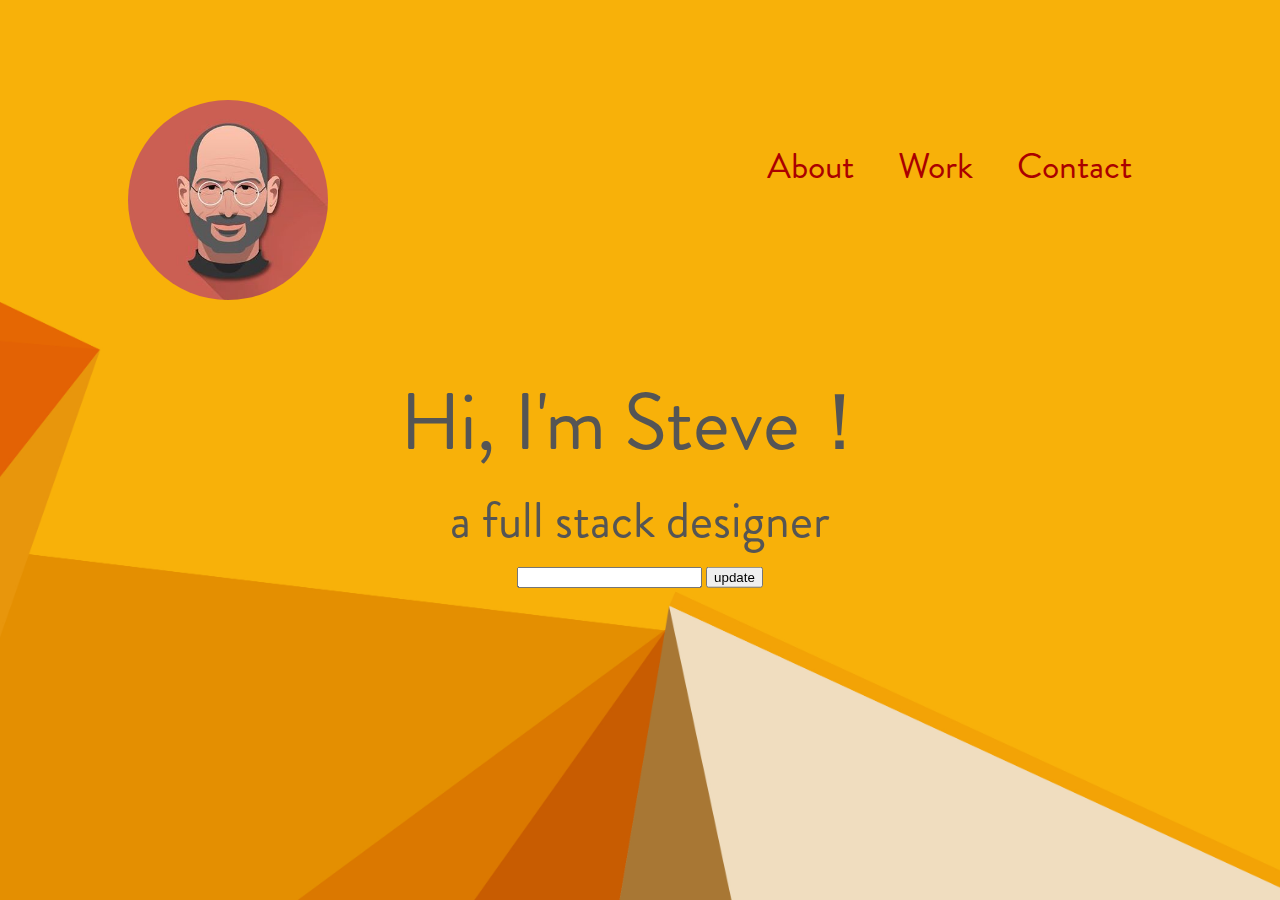
<file: index.html>
<!DOCTYPE html>
<html>
<head>
	<title>My Portfolio</title>
	<link rel="stylesheet" type="text/css" href="css/style.css">
</head>
<body>
	<!-- <img src="img/background.jpg"> -->
	<nav class="container">
		<img class="profile-image" src="img/profile.jpg">
		<ul>
			<li><a href="index.html" target="_blank">About</a></li>
			<li><a href="work.html">Work</a></li>
			<li><a href="contact.html">Contact</a></li>
		</ul>
	</nav>

	<div class="center-text">

	<h1> Hi, I'm <span id='home-name'>Steve</span>！</h1>
	<p> a full stack designer</p>
	<input type="text" name="myname" id='name-input'>
	<button id='submit-button'>update</button>

	</div>
	<script type="text/javascript" src="js/jquery-3.1.1.min.js"></script>
	<script type="text/javascript">
	$('#submit-button').click (function (){
		$("#error-message").remove();

		var newName = $('#name-input').val();
		console.log (newName);
		
		if (newName !='') {

			$('#home-name').text(newName);
			$('#name-input').val(''); 			
	} else {
		$('#submit-button').after('<p class="error-message" id="error-message">please validate your input!<p>')
	}

	})
		


	</script>
	
</body>
</html>
</file>
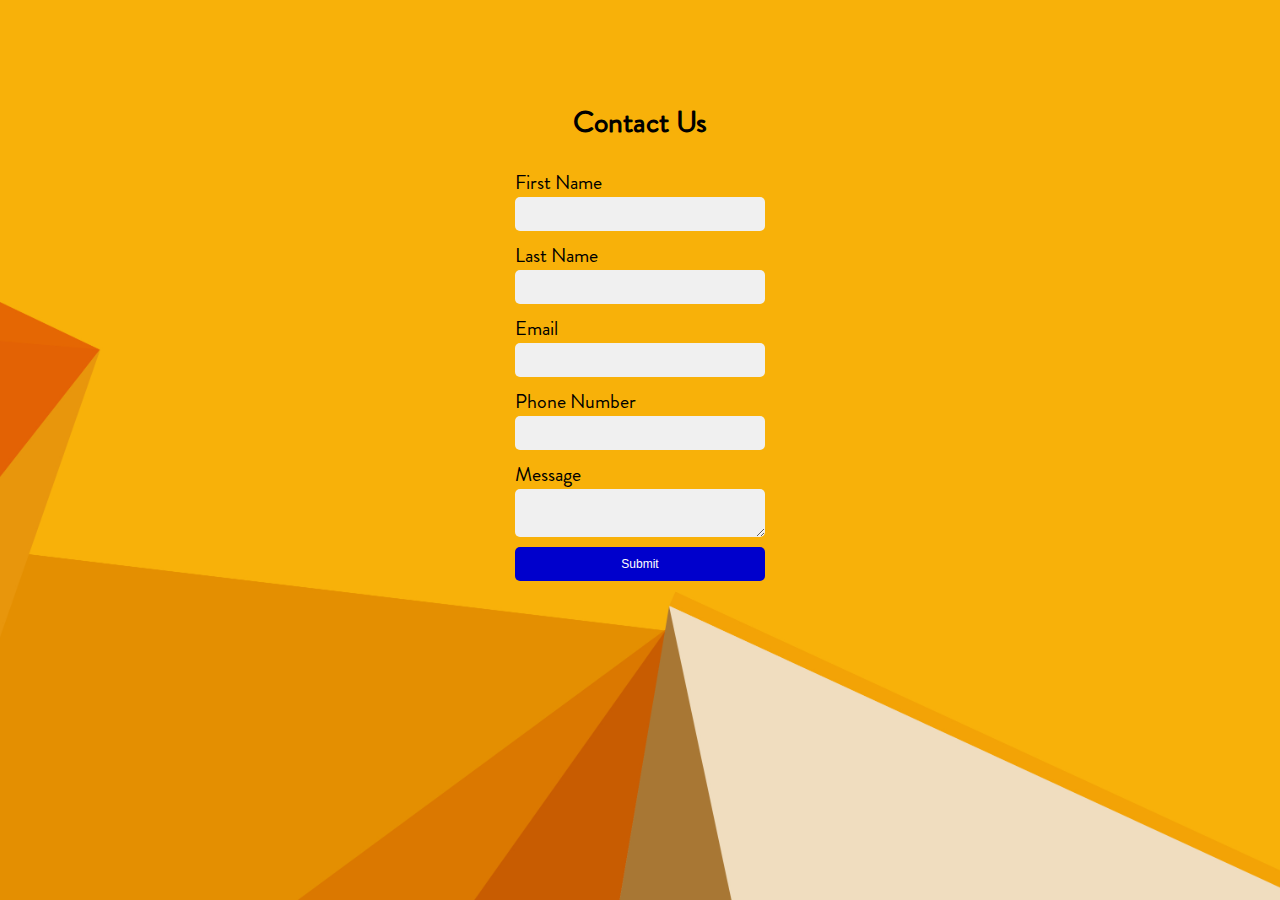
<file: contact.html>
<!DOCTYPE html>
<html>
<head>
	<title>My Portfolio</title>
	<link rel="stylesheet" type="text/css" href="css/style.css">
</head>
<body>
	<div class="container">
		
	<h2>Contact Us</h2>

	<form class="contact-form">
		
		<label>First Name</label>
		<input type="text" name="first_name">
		<label>Last Name</label>
		<input type="text" name="last_name">
		<label>Email</label>
		<input type="email" name="email">
		<label>Phone Number</label>
		<input type="tel" name="phone">
		<label>Message</label>
		<textarea></textarea>
		
	<input type="button" Value="Submit" class="submit-button" >

	</form>
	

	</div>
</body>
</html>
</file>
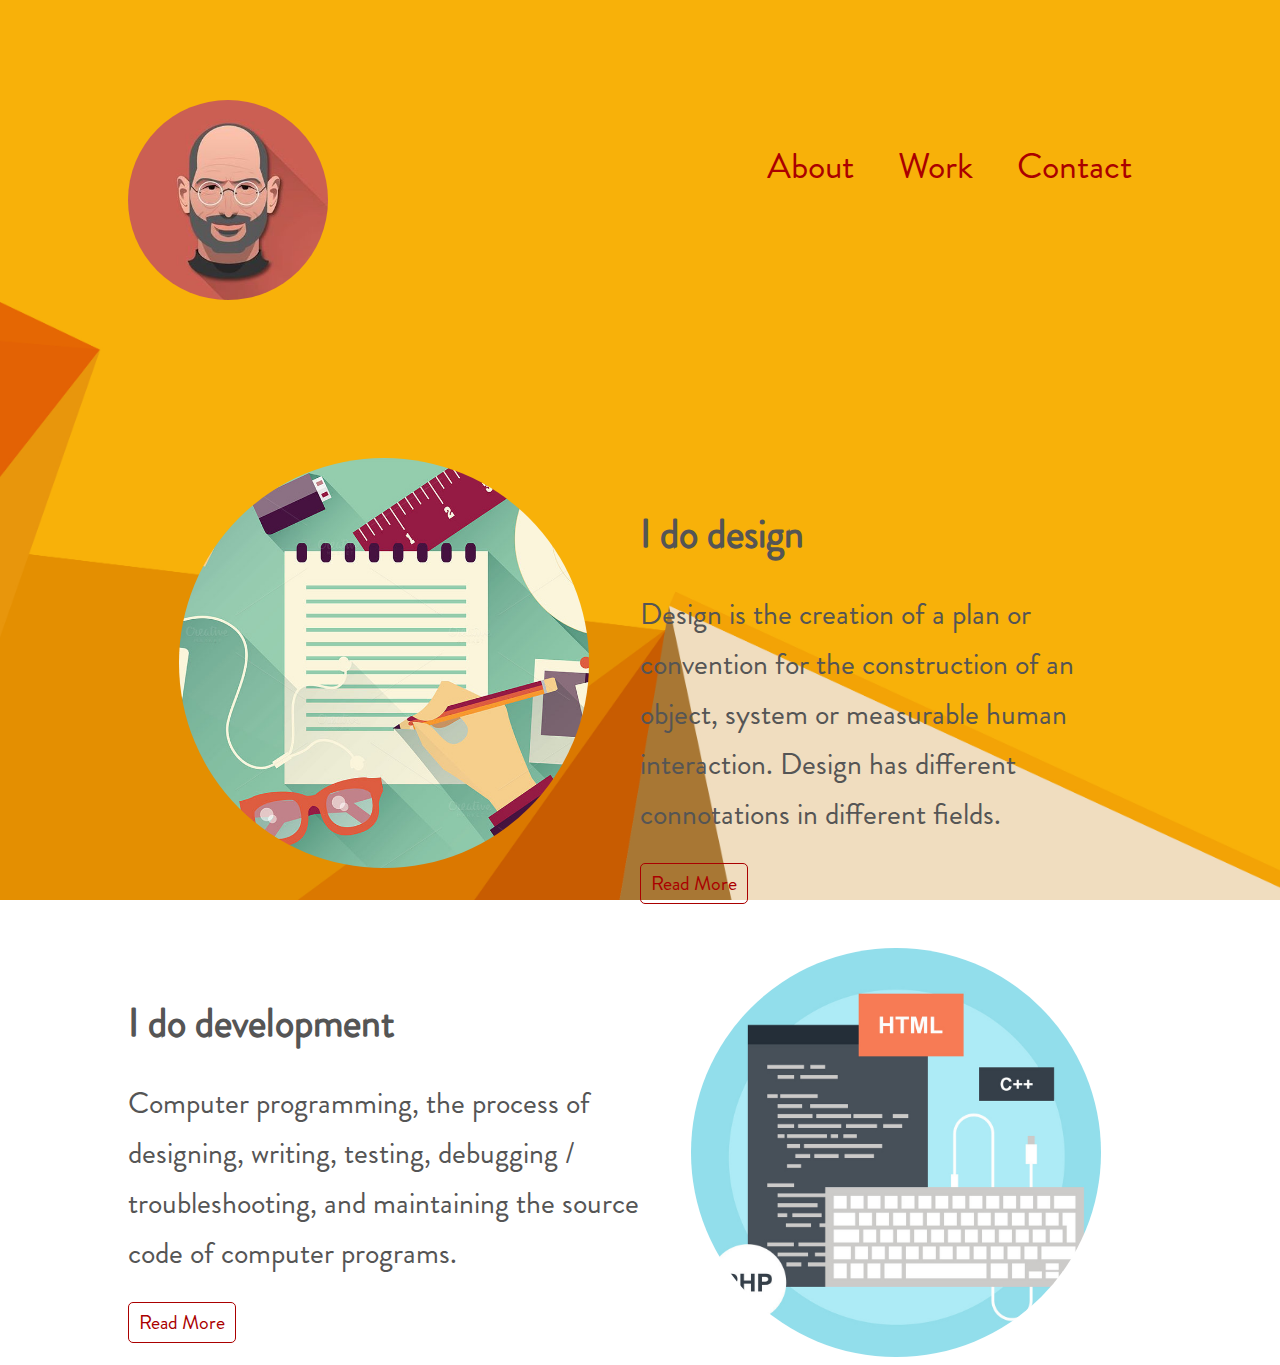
<file: work.html>
<!DOCTYPE html>
<html>
<head>
	<title>My Portfolio</title>
	<link rel="stylesheet" type="text/css" href="css/style.css">
</head>
<body>
	<nav class="container">
		<img class="profile-image" src="img/profile.jpg">
		<ul>
			<li><a href="index.html" >About</a></li>
			<li><a href="work.html">Work</a></li>
			<li><a href="contact.html">Contact</a></li>
		</ul>
	</nav>

	<div class="container">

	<!-- first row -->
	<div class="row">

		<div class = "image-wrapper left">
			<img src="img/design.jpg">
		</div><div class="content right">
			<h1>I do design</h1>
			<p>Design is the creation of a plan or convention for the construction of an object, system or measurable human interaction. Design has different connotations in different fields.</p>
			<a class="read-button" href="#">Read More</a>

		</div>
	<div class="clearfloat"></div>

	</div>
	<!-- second row -->

	<div class="row">
		
		<div class = "image-wrapper right">
			<img src="img/development.jpg">
		</div><div class="content left">
			<h1>I do development</h1>
			<p>Computer programming, the process of designing, writing, testing, debugging / troubleshooting, and maintaining the source code of computer programs.</p>

			<a class="read-button" href="#">Read More</a>
		</div>

	<div class="clearfloat"></div>
	</div>
</body>
</html>
</file>
<file: css/style.css>
*{
	box-sizing: border-box;
}


@font-face {
	font-family: 'Brandon';
	src: url(../fonts/Brandon_reg.otf);
}


body,html {
	margin:0;
	font-family: 'Brandon', Helvetica, Arial, san-serif;
	font-size: 20px;
}


html {
	background: url(../img/background.jpg) no-repeat center center fixed;
	background-size: cover;

}

/*img { 
	top: 0;
	position: fixed;
	width = 100%; 
	z-index: -1
}*/



p {
	font-size: 40px;
	margin-top:5px;
}

.center-text {
	text-align: center;
	color:#555;
	position: fixed;
	width: 100%;
	top: 50%;
	transform: translateY(-50%);


}

.center-text h1 {
	font-size: 4rem;
	margin-bottom: 5px;
	font-weight: 100;
}

.center-text p {
	font-size: 2.5rem;
	margin-bottom: 5px;
	font-weight: 100;
}


.profile-image{
	border-radius: 50%;
	width: 200px;
}



nav ul { 
	float:right;

}


nav ul li{
	display: inline-block;
	font-size: 1.8rem;
	margin:20px;

}

a {
	text-decoration: none;
	color: #A00;
	transition: color .5s ease;
}

a:hover {
	color: #FFF;
}



.container {
	width: 80%;
	margin-left:auto;
	margin-right:auto;
	margin-top: 100px;
}

.image-wrapper {
	width:50%;
	text-align: center;
	display: inline-block;
}

.image-wrapper img{
	width: 80%;
	border-radius: 50%
}

.content{
	width: 50%;
	display:inline-block;
	margin-top: 20px;
}

.content p {
	font-size: 30px;
	line-height: 50px;
	font-weight: 50;
	color:#555;
}

.content h1 {
	color:#555;
}

.left {
	float:left;
}

.right {
	float:right;
}

.row {
	clear: both;
	padding-top: 50px;
}

.clearfloat {
	clear:both;
}

.read-button {
	border: 1px solid #A00;
	padding: 5px 10px;
	border-radius: 5px;
	transition: background-color: 0.3 ease-out, font-size 0.3s ease-out

}

.read-button:hover {
	background-color: #A00;
	font-size:1.08rem;
}

.contact-form {
	max-width: 250px;
	margin-left: auto;
	margin-right:auto;
}


.contact-form input, 
textarea {
	display: block;
	width:100%;
	font-size: 12px;
	padding:10px;
	border-radius: 5px;
	border:none;
	background-color:#f0f0f0;
	margin-bottom: 10px;
}


.contact-form input:hover {
	background-color: #fff
}

.contact-form .submit-button {
	background-color: #0000cc;
	color: white;
	width: 250px;
}

.contact-form .submit-button: hover{
	color: #33AAFF;
}


h2 {
	text-align: center;
}

p.error-message {
	color:#F00;
	font-size: 1rem;
}
</file>
